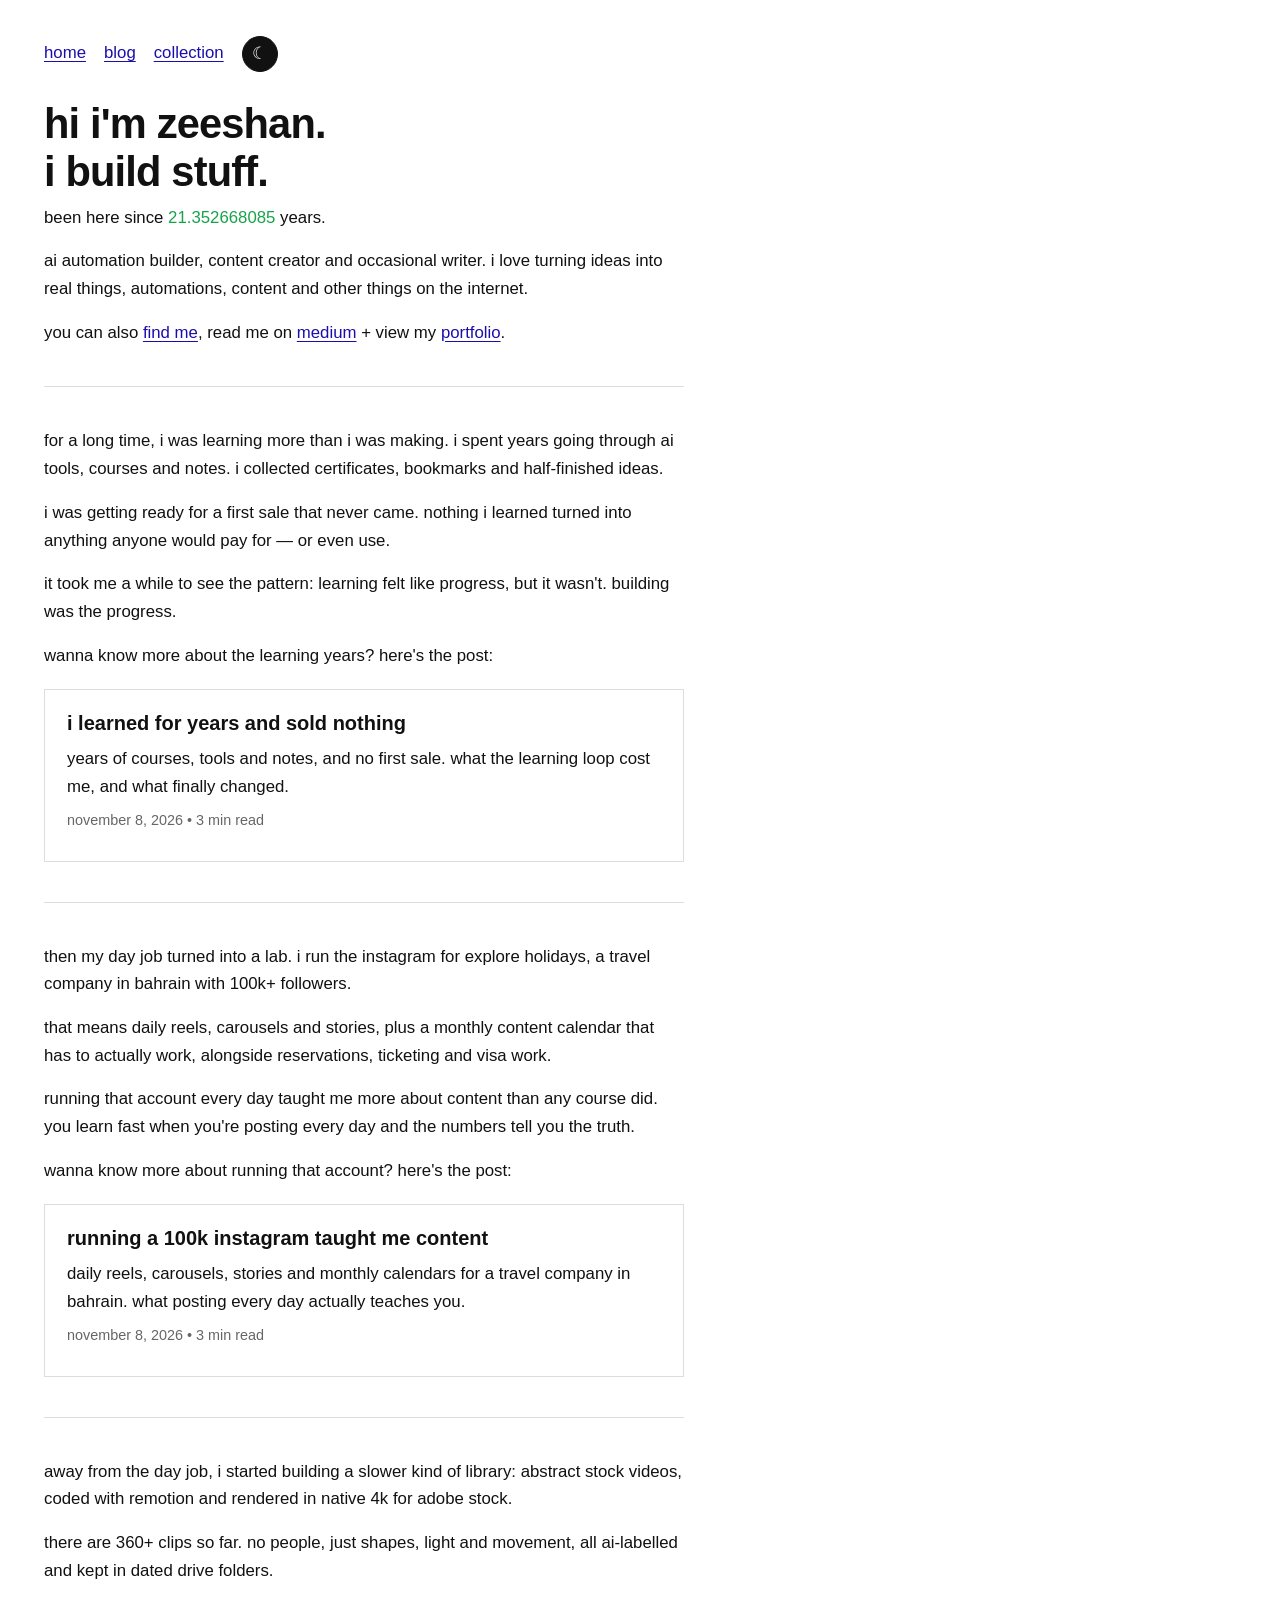
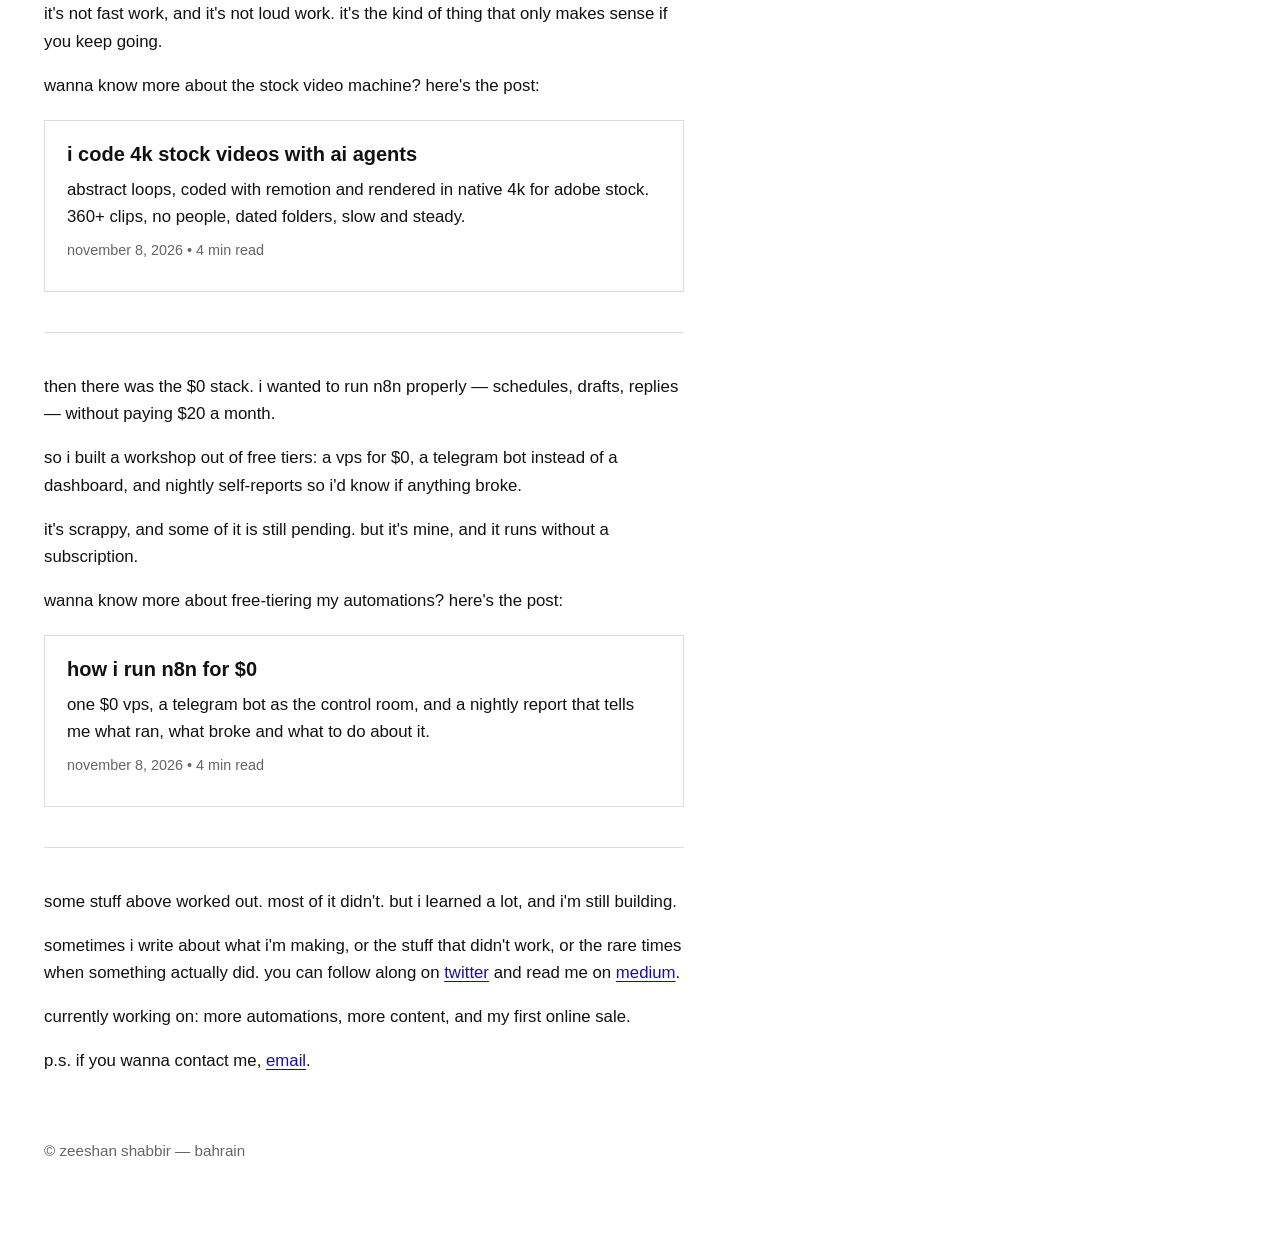
<file: index.html>
<!DOCTYPE html>
<html lang="en">
<head>
<meta charset="UTF-8">
<meta name="viewport" content="width=device-width, initial-scale=1.0">
<title>Zeeshan Shabbir</title>
<meta name="description" content=Zeeshan Shabbir — AI automation builder and content creator based in Bahrain. I build stuff: n8n automations, content systems, and 4K AI stock video.">
  <meta property="og:title" content="Zeeshan Shabbir">
  <meta property="og:description" content="Zeeshan Shabbir — AI automation builder and content creator based in Bahrain. I build stuff: n8n automations, content systems, and 4K AI stock video.">
  <meta property="og:type" content="website">
  <meta property="og:url" content="https://zeeshanshabbir.vercel.app/">
<link rel="icon" type="image/svg+xml" href="/favicon.svg">
  <link rel="icon" href="/favicon.ico" sizes="any">
  <link rel="icon" type="image/png" sizes="16x16" href="/favicon-16x16.png">
  <link rel="icon" type="image/png" sizes="32x32" href="/favicon-32x32.png">
  <link rel="icon" type="image/png" sizes="192x192" href="/android-chrome-192x192.png">
  <link rel="apple-touch-icon" href="/apple-touch-icon.png">
<link rel="stylesheet" href="/style.css">
<script src="/theme.js"></script>
</head>
<body>
<nav><a href="/">home</a><a href="/blog/">blog</a><a href="/collection/">collection</a><button id="theme-toggle" class="theme-toggle" type="button" aria-label="Switch to dark mode">&#9786;</button></nav>
<main>
<h1>hi i'm zeeshan.<br>i build stuff.</h1>
<p>been here since <span class="age" id="age">21.277</span> years.</p>
<p>ai automation builder, content creator and occasional writer. i love turning ideas into real things, automations, content and other things on the internet.</p>
<p>you can also <a href="https://x.com/mzeesx">find me</a>, read me on <a href="https://mzeesx.medium.com">medium</a> + view my <a href="/collection/">portfolio</a>.</p>
<hr>
<p>for a long time, i was learning more than i was making. i spent years going through ai tools, courses and notes. i collected certificates, bookmarks and half-finished ideas.</p>
<p>i was getting ready for a first sale that never came. nothing i learned turned into anything anyone would pay for — or even use.</p>
<p>it took me a while to see the pattern: learning felt like progress, but it wasn't. building was the progress.</p>
<p>wanna know more about the learning years? here's the post:</p>
<a class="card" href="/blog/i-learned-for-years-and-sold-nothing/">
<h2>i learned for years and sold nothing</h2>
<p>years of courses, tools and notes, and no first sale. what the learning loop cost me, and what finally changed.</p>
<p class="meta">november 8, 2026 &bull; 3 min read</p>
</a>
<hr>
<p>then my day job turned into a lab. i run the instagram for explore holidays, a travel company in bahrain with 100k+ followers.</p>
<p>that means daily reels, carousels and stories, plus a monthly content calendar that has to actually work, alongside reservations, ticketing and visa work.</p>
<p>running that account every day taught me more about content than any course did. you learn fast when you're posting every day and the numbers tell you the truth.</p>
<p>wanna know more about running that account? here's the post:</p>
<a class="card" href="/blog/running-a-100k-instagram-taught-me-content/">
<h2>running a 100k instagram taught me content</h2>
<p>daily reels, carousels, stories and monthly calendars for a travel company in bahrain. what posting every day actually teaches you.</p>
<p class="meta">november 8, 2026 &bull; 3 min read</p>
</a>
<hr>
<p>away from the day job, i started building a slower kind of library: abstract stock videos, coded with remotion and rendered in native 4k for adobe stock.</p>
<p>there are 360+ clips so far. no people, just shapes, light and movement, all ai-labelled and kept in dated drive folders.</p>
<p>it's not fast work, and it's not loud work. it's the kind of thing that only makes sense if you keep going.</p>
<p>wanna know more about the stock video machine? here's the post:</p>
<a class="card" href="/blog/i-code-4k-stock-videos-with-ai-agents/">
<h2>i code 4k stock videos with ai agents</h2>
<p>abstract loops, coded with remotion and rendered in native 4k for adobe stock. 360+ clips, no people, dated folders, slow and steady.</p>
<p class="meta">november 8, 2026 &bull; 4 min read</p>
</a>
<hr>
<p>then there was the $0 stack. i wanted to run n8n properly — schedules, drafts, replies — without paying $20 a month.</p>
<p>so i built a workshop out of free tiers: a vps for $0, a telegram bot instead of a dashboard, and nightly self-reports so i'd know if anything broke.</p>
<p>it's scrappy, and some of it is still pending. but it's mine, and it runs without a subscription.</p>
<p>wanna know more about free-tiering my automations? here's the post:</p>
<a class="card" href="/blog/how-i-run-n8n-for-0/">
<h2>how i run n8n for $0</h2>
<p>one $0 vps, a telegram bot as the control room, and a nightly report that tells me what ran, what broke and what to do about it.</p>
<p class="meta">november 8, 2026 &bull; 4 min read</p>
</a>
<hr>
<p>some stuff above worked out. most of it didn't. but i learned a lot, and i'm still building.</p>
<p>sometimes i write about what i'm making, or the stuff that didn't work, or the rare times when something actually did. you can follow along on <a href="https://x.com/mzeesx">twitter</a> and read me on <a href="https://mzeesx.medium.com">medium</a>.</p>
<p>currently working on: more automations, more content, and my first online sale.</p>
<p>p.s. if you wanna contact me, <a href="mailto:collabwithmzeesx@gmail.com">email</a>.</p>
<footer>&copy; zeeshan shabbir &mdash; bahrain</footer>
</main>
<script>
var birth=new Date('2005-07-29T00:00:00');
function tick(){var y=(Date.now()-birth.getTime())/(1000*60*60*24*365.2425);document.getElementById('age').textContent=y.toFixed(9);}
tick();setInterval(tick,100);
</script>
</body>
</html>
</file>
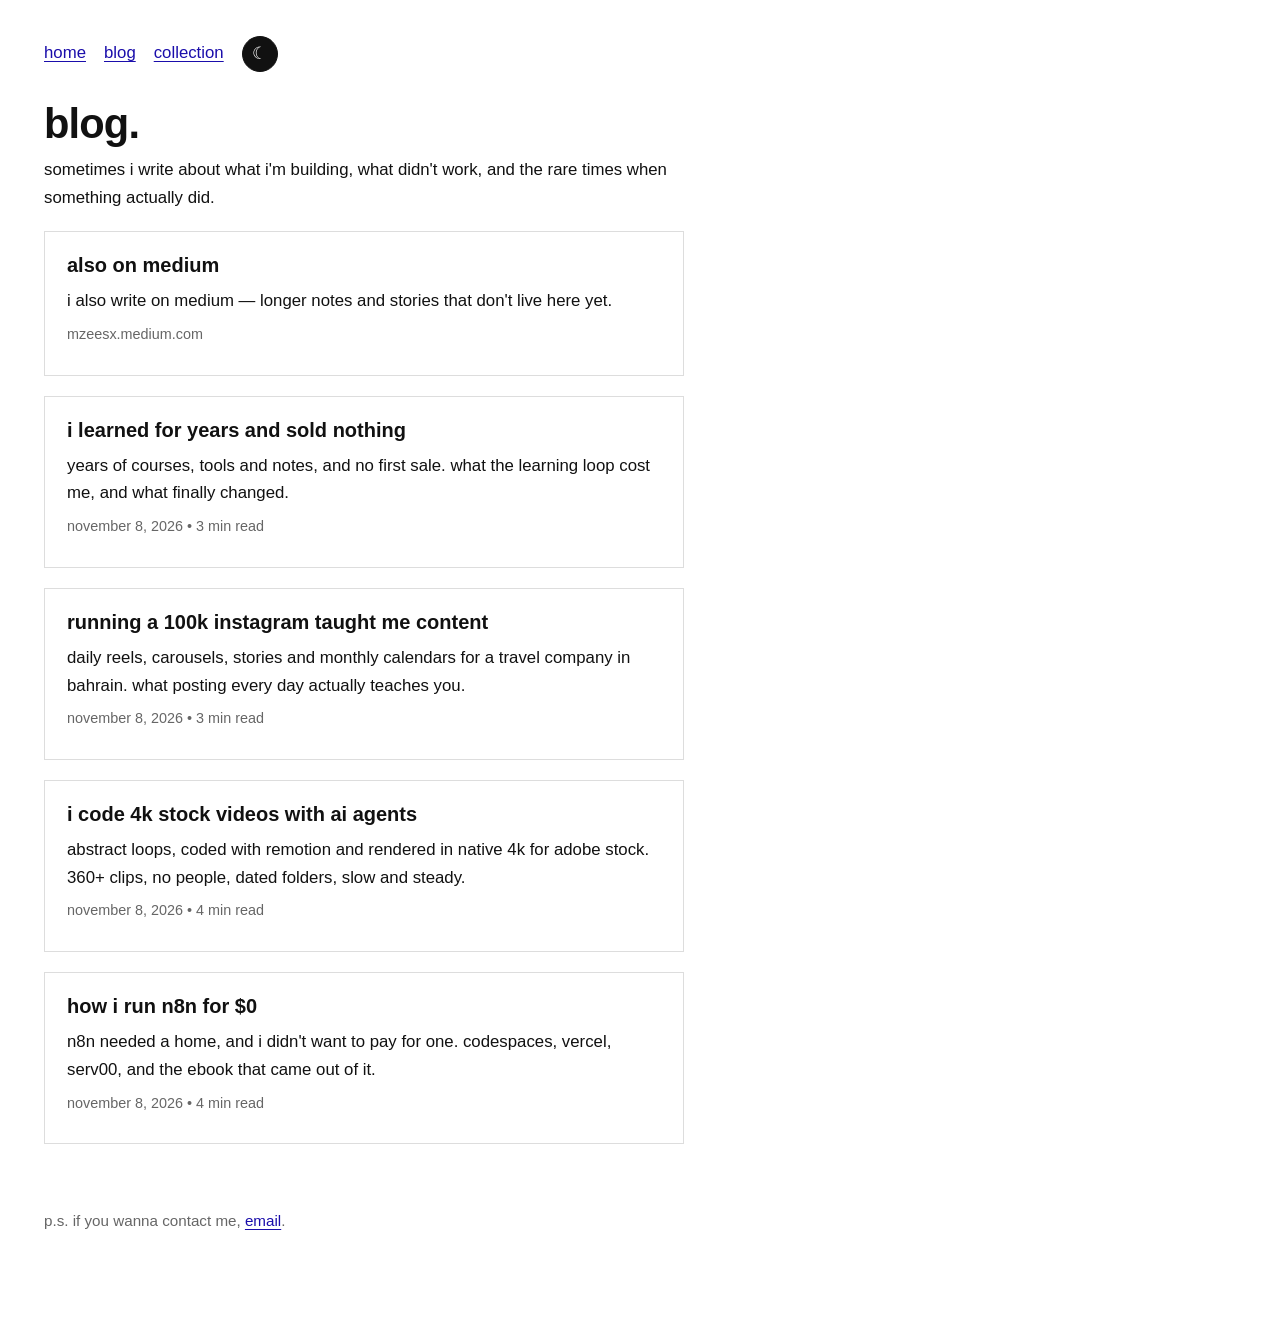
<file: blog/index.html>
<!DOCTYPE html>
<html lang="en">
<head>
<meta charset="utf-8">
<meta name="viewport" content="width=device-width, initial-scale=1">
<title>Zeeshan Shabbir — Blog</title>
  <link rel="icon" type="image/svg+xml" href="/favicon.svg">
  <link rel="icon" href="/favicon.ico" sizes="any">
  <link rel="icon" type="image/png" sizes="16x16" href="/favicon-16x16.png">
  <link rel="icon" type="image/png" sizes="32x32" href="/favicon-32x32.png">
  <link rel="icon" type="image/png" sizes="192x192" href="/android-chrome-192x192.png">
  <link rel="apple-touch-icon" href="/apple-touch-icon.png">
<meta name="description" content="Notes by Zeeshan Shabbir on learning, content, stock video and running n8n for $0.">
  <meta property="og:title" content="Zeeshan Shabbir — Blog">
  <meta property="og:description" content="Notes by Zeeshan Shabbir on learning, content, stock video and running n8n for $0.">
  <meta property="og:type" content="website">
  <meta property="og:url" content="https://zeeshanshabbir.vercel.app/blog/">
<link rel="stylesheet" href="/style.css">
<script src="/theme.js"></script>
</head>
<body>
<nav><a href="/">home</a><a href="/blog/">blog</a><a href="/collection/">collection</a><button id="theme-toggle" class="theme-toggle" type="button" aria-label="Switch to dark mode">&#9786;</button></nav>
<main>
<h1>blog.</h1>
<p>sometimes i write about what i'm building, what didn't work, and the rare times when something actually did.</p>
<a class="card" href="https://mzeesx.medium.com">
<h2>also on medium</h2>
<p>i also write on medium — longer notes and stories that don't live here yet.</p>
<p class="meta">mzeesx.medium.com</p>
</a>
<a class="card" href="/blog/i-learned-for-years-and-sold-nothing/">
<h2>i learned for years and sold nothing</h2>
<p>years of courses, tools and notes, and no first sale. what the learning loop cost me, and what finally changed.</p>
<p class="meta">november 8, 2026 &bull; 3 min read</p>
</a>
<a class="card" href="/blog/running-a-100k-instagram-taught-me-content/">
<h2>running a 100k instagram taught me content</h2>
<p>daily reels, carousels, stories and monthly calendars for a travel company in bahrain. what posting every day actually teaches you.</p>
<p class="meta">november 8, 2026 &bull; 3 min read</p>
</a>
<a class="card" href="/blog/i-code-4k-stock-videos-with-ai-agents/">
<h2>i code 4k stock videos with ai agents</h2>
<p>abstract loops, coded with remotion and rendered in native 4k for adobe stock. 360+ clips, no people, dated folders, slow and steady.</p>
<p class="meta">november 8, 2026 &bull; 4 min read</p>
</a>
<a class="card" href="/blog/how-i-run-n8n-for-0/">
<h2>how i run n8n for $0</h2>
<p>n8n needed a home, and i didn't want to pay for one. codespaces, vercel, serv00, and the ebook that came out of it.</p>
<p class="meta">november 8, 2026 &bull; 4 min read</p>
</a>
<footer>p.s. if you wanna contact me, <a href="mailto:collabwithmzeesx@gmail.com">email</a>.</footer>
</main>
</body>
</html>
</file>
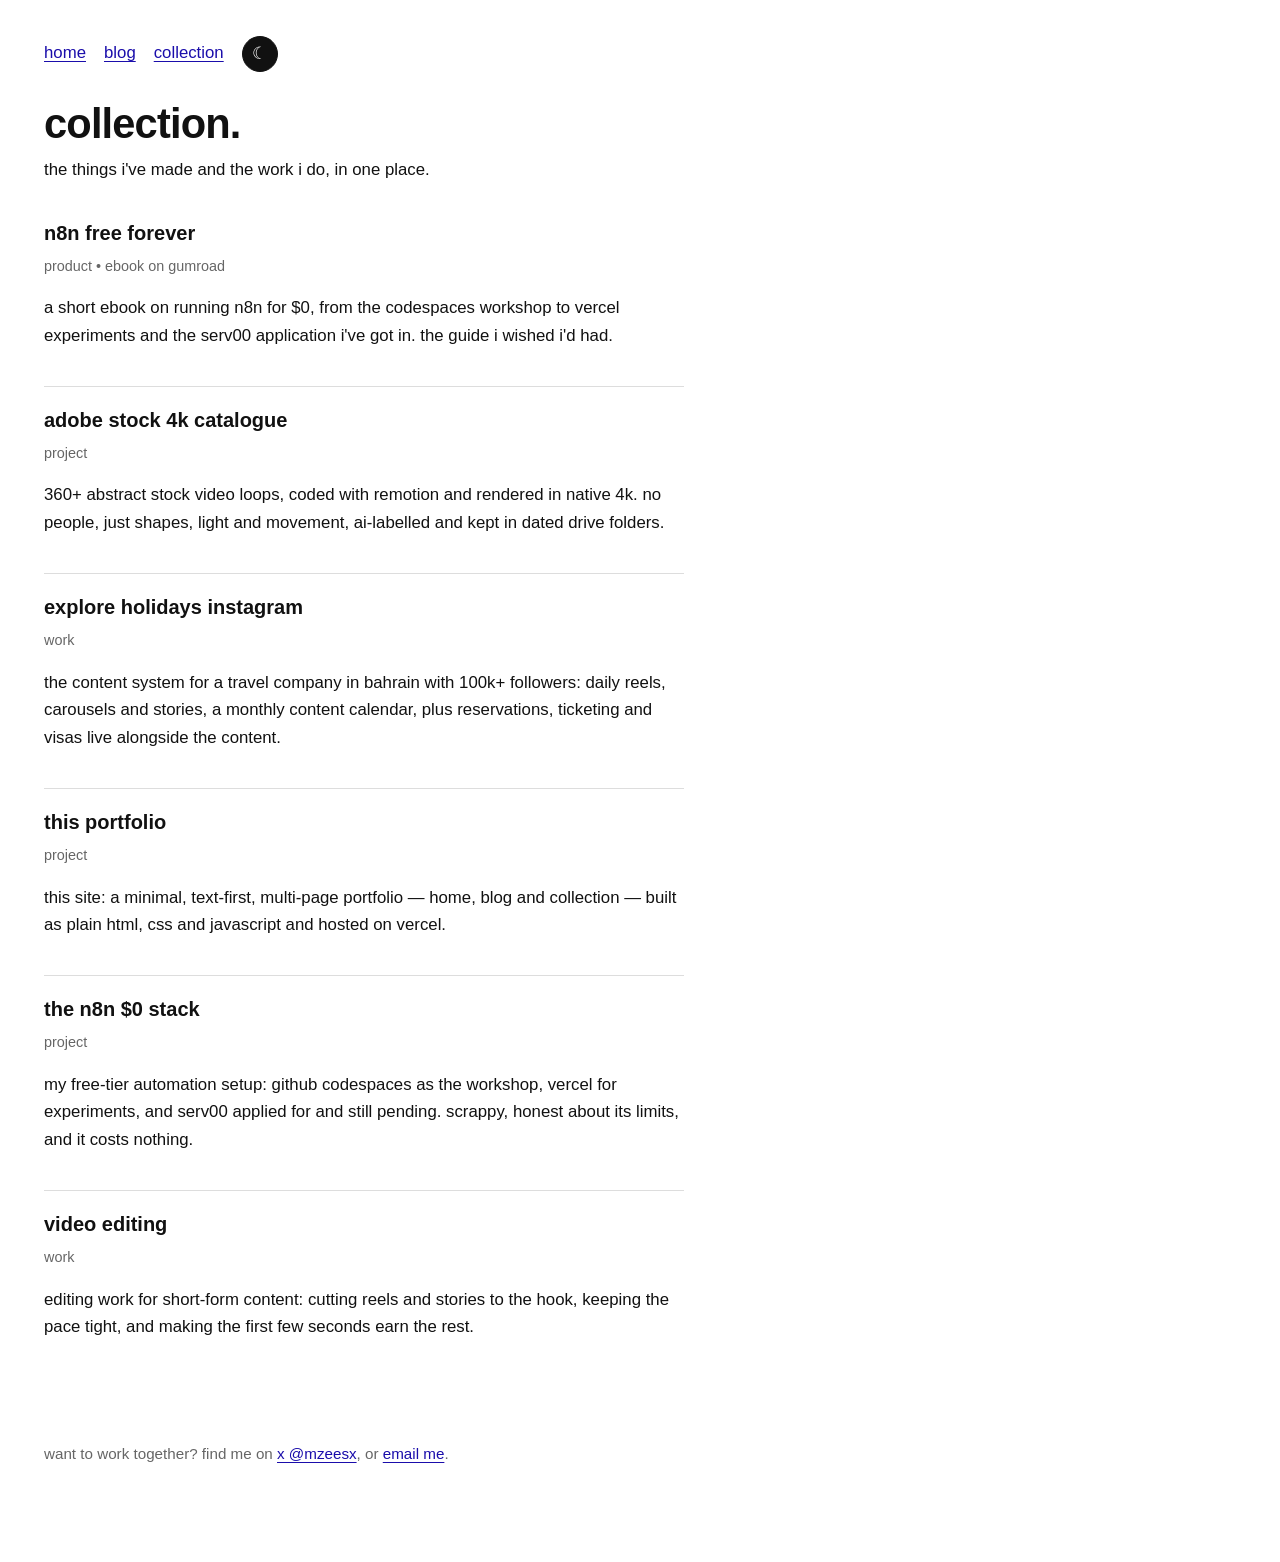
<file: collection/index.html>
<!DOCTYPE html>
<html lang="en">
<head>
<meta charset="utf-8">
<meta name="viewport" content="width=device-width, initial-scale=1">
<title>Zeeshan Shabbir — Collection</title>
  <link rel="icon" type="image/svg+xml" href="/favicon.svg">
  <link rel="icon" href="/favicon.ico" sizes="any">
  <link rel="icon" type="image/png" sizes="16x16" href="/favicon-16x16.png">
  <link rel="icon" type="image/png" sizes="32x32" href="/favicon-32x32.png">
  <link rel="icon" type="image/png" sizes="192x192" href="/android-chrome-192x192.png">
  <link rel="apple-touch-icon" href="/apple-touch-icon.png">
<meta name="description" content="The work of Zeeshan Shabbir: the n8n Free Forever ebook, a 4K stock video catalogue, the Explore Holidays Instagram system, and more.">
  <meta property="og:title" content="Zeeshan Shabbir — Collection">
  <meta property="og:description" content="The work of Zeeshan Shabbir: the n8n Free Forever ebook, a 4K stock video catalogue, the Explore Holidays Instagram system, and more.">
  <meta property="og:type" content="website">
  <meta property="og:url" content="https://zeeshanshabbir.vercel.app/collection/">
<link rel="stylesheet" href="/style.css">
<script src="/theme.js"></script>
</head>
<body>
<nav><a href="/">home</a><a href="/blog/">blog</a><a href="/collection/">collection</a><button id="theme-toggle" class="theme-toggle" type="button" aria-label="Switch to dark mode">&#9786;</button></nav>
<main>
<h1>collection.</h1>
<p>the things i've made and the work i do, in one place.</p>
<div class="item">
<h2>n8n free forever</h2>
<p class="tag">product &bull; ebook on gumroad</p>
<p>a short ebook on running n8n for $0, from the codespaces workshop to vercel experiments and the serv00 application i've got in. the guide i wished i'd had.</p>
</div>
<div class="item">
<h2>adobe stock 4k catalogue</h2>
<p class="tag">project</p>
<p>360+ abstract stock video loops, coded with remotion and rendered in native 4k. no people, just shapes, light and movement, ai-labelled and kept in dated drive folders.</p>
</div>
<div class="item">
<h2>explore holidays instagram</h2>
<p class="tag">work</p>
<p>the content system for a travel company in bahrain with 100k+ followers: daily reels, carousels and stories, a monthly content calendar, plus reservations, ticketing and visas live alongside the content.</p>
</div>
<div class="item">
<h2>this portfolio</h2>
<p class="tag">project</p>
<p>this site: a minimal, text-first, multi-page portfolio — home, blog and collection — built as plain html, css and javascript and hosted on vercel.</p>
</div>
<div class="item">
<h2>the n8n $0 stack</h2>
<p class="tag">project</p>
<p>my free-tier automation setup: github codespaces as the workshop, vercel for experiments, and serv00 applied for and still pending. scrappy, honest about its limits, and it costs nothing.</p>
</div>
<div class="item">
<h2>video editing</h2>
<p class="tag">work</p>
<p>editing work for short-form content: cutting reels and stories to the hook, keeping the pace tight, and making the first few seconds earn the rest.</p>
</div>
<footer>want to work together? find me on <a href="https://x.com/mzeesx">x @mzeesx</a>, or <a href="mailto:collabwithmzeesx@gmail.com">email me</a>.</footer>
</main>
</body>
</html>
</file>
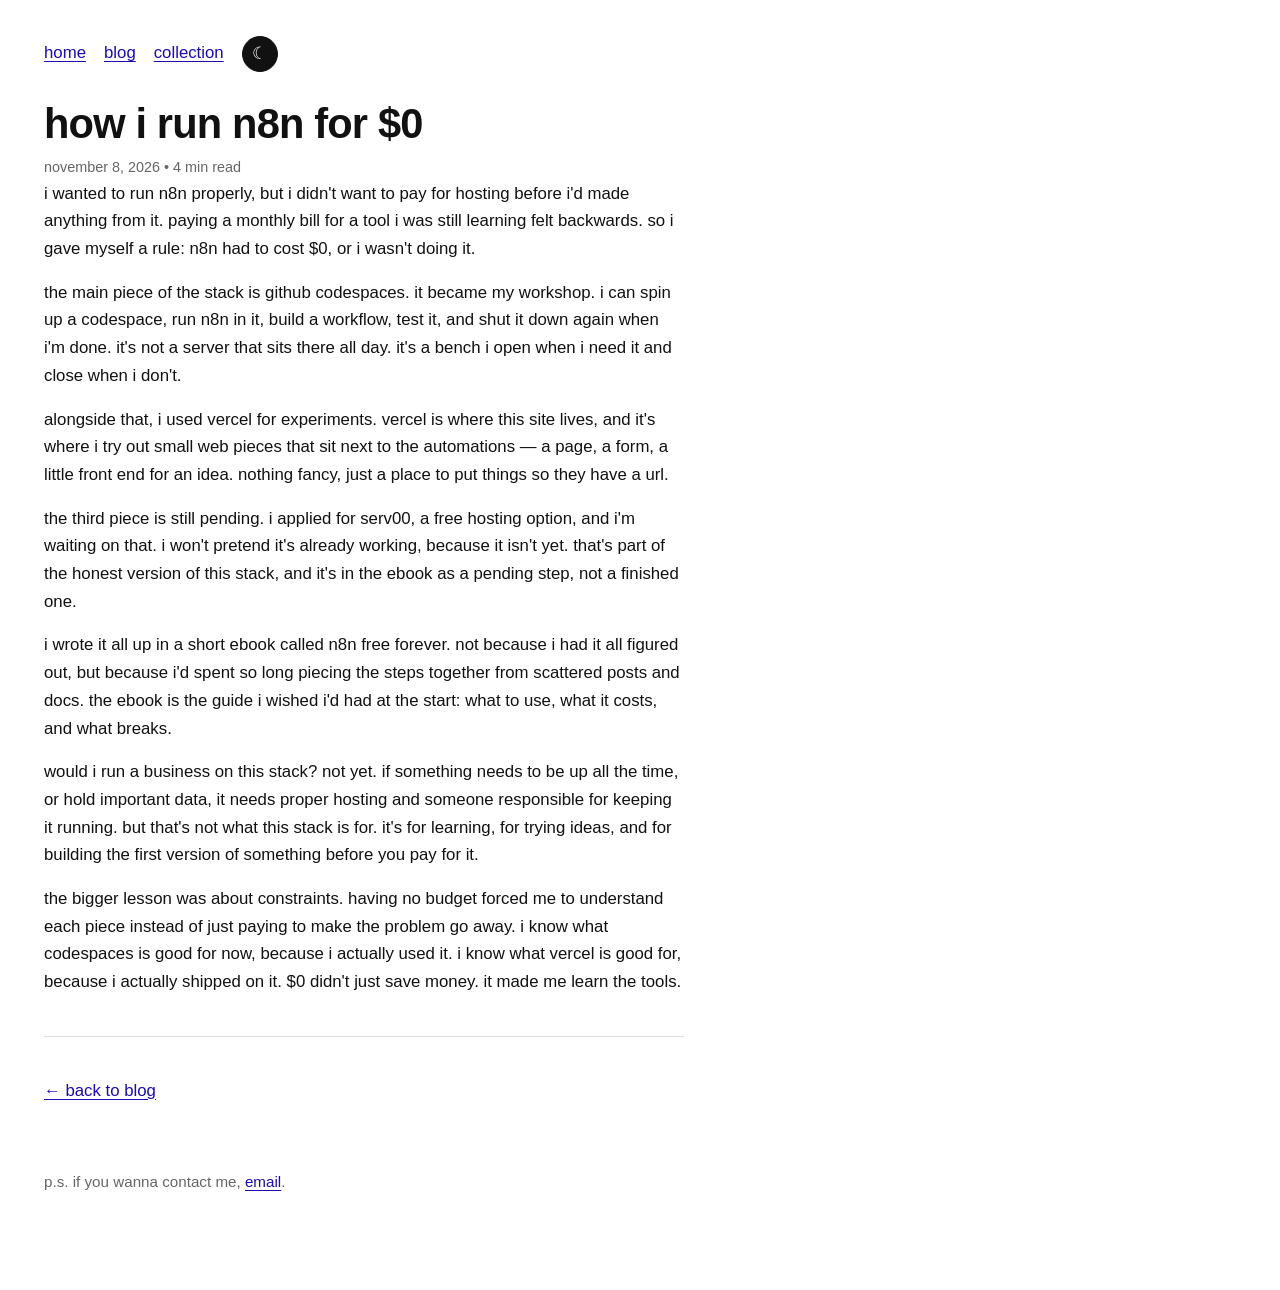
<file: blog/how-i-run-n8n-for-0/index.html>
<!DOCTYPE html>
<html lang="en">
<head>
<meta charset="utf-8">
<meta name="viewport" content="width=device-width, initial-scale=1">
<title>Zeeshan Shabbir — how i run n8n for $0</title>
  <link rel="icon" type="image/svg+xml" href="/favicon.svg">
  <link rel="icon" href="/favicon.ico" sizes="any">
  <link rel="icon" type="image/png" sizes="16x16" href="/favicon-16x16.png">
  <link rel="icon" type="image/png" sizes="32x32" href="/favicon-32x32.png">
  <link rel="icon" type="image/png" sizes="192x192" href="/android-chrome-192x192.png">
  <link rel="apple-touch-icon" href="/apple-touch-icon.png">
<meta name="description" content="n8n needed a home, and I didn't want to pay for one. Codespaces, Vercel, Serv00, and the ebook that came out of it.">
  <meta property="og:title" content="Zeeshan Shabbir — how i run n8n for $0">
  <meta property="og:description" content="n8n needed a home, and I didn't want to pay for one. Codespaces, Vercel, Serv00, and the ebook that came out of it.">
  <meta property="og:type" content="website">

  <meta property="og:url" content="https://zeeshanshabbir.vercel.app/blog/how-i-run-n8n-for-0/">
<link rel="stylesheet" href="/style.css">
<script src="/theme.js"></script>
</head>
<body>
<nav><a href="/">home</a><a href="/blog/">blog</a><a href="/collection/">collection</a><button id="theme-toggle" class="theme-toggle" type="button" aria-label="Switch to dark mode">&#9786;</button></nav>
<main>
<h1>how i run n8n for $0</h1>
<p class="meta">november 8, 2026 &bull; 4 min read</p>
<p>i wanted to run n8n properly, but i didn't want to pay for hosting before i'd made anything from it. paying a monthly bill for a tool i was still learning felt backwards. so i gave myself a rule: n8n had to cost $0, or i wasn't doing it.</p>
<p>the main piece of the stack is github codespaces. it became my workshop. i can spin up a codespace, run n8n in it, build a workflow, test it, and shut it down again when i'm done. it's not a server that sits there all day. it's a bench i open when i need it and close when i don't.</p>
<p>alongside that, i used vercel for experiments. vercel is where this site lives, and it's where i try out small web pieces that sit next to the automations — a page, a form, a little front end for an idea. nothing fancy, just a place to put things so they have a url.</p>
<p>the third piece is still pending. i applied for serv00, a free hosting option, and i'm waiting on that. i won't pretend it's already working, because it isn't yet. that's part of the honest version of this stack, and it's in the ebook as a pending step, not a finished one.</p>
<p>i wrote it all up in a short ebook called n8n free forever. not because i had it all figured out, but because i'd spent so long piecing the steps together from scattered posts and docs. the ebook is the guide i wished i'd had at the start: what to use, what it costs, and what breaks.</p>
<p>would i run a business on this stack? not yet. if something needs to be up all the time, or hold important data, it needs proper hosting and someone responsible for keeping it running. but that's not what this stack is for. it's for learning, for trying ideas, and for building the first version of something before you pay for it.</p>
<p>the bigger lesson was about constraints. having no budget forced me to understand each piece instead of just paying to make the problem go away. i know what codespaces is good for now, because i actually used it. i know what vercel is good for, because i actually shipped on it. $0 didn't just save money. it made me learn the tools.</p>
<hr>
<p><a href="/blog/">&larr; back to blog</a></p>
<footer>p.s. if you wanna contact me, <a href="mailto:collabwithmzeesx@gmail.com">email</a>.</footer>
</main>
</body>
</html>
</file>
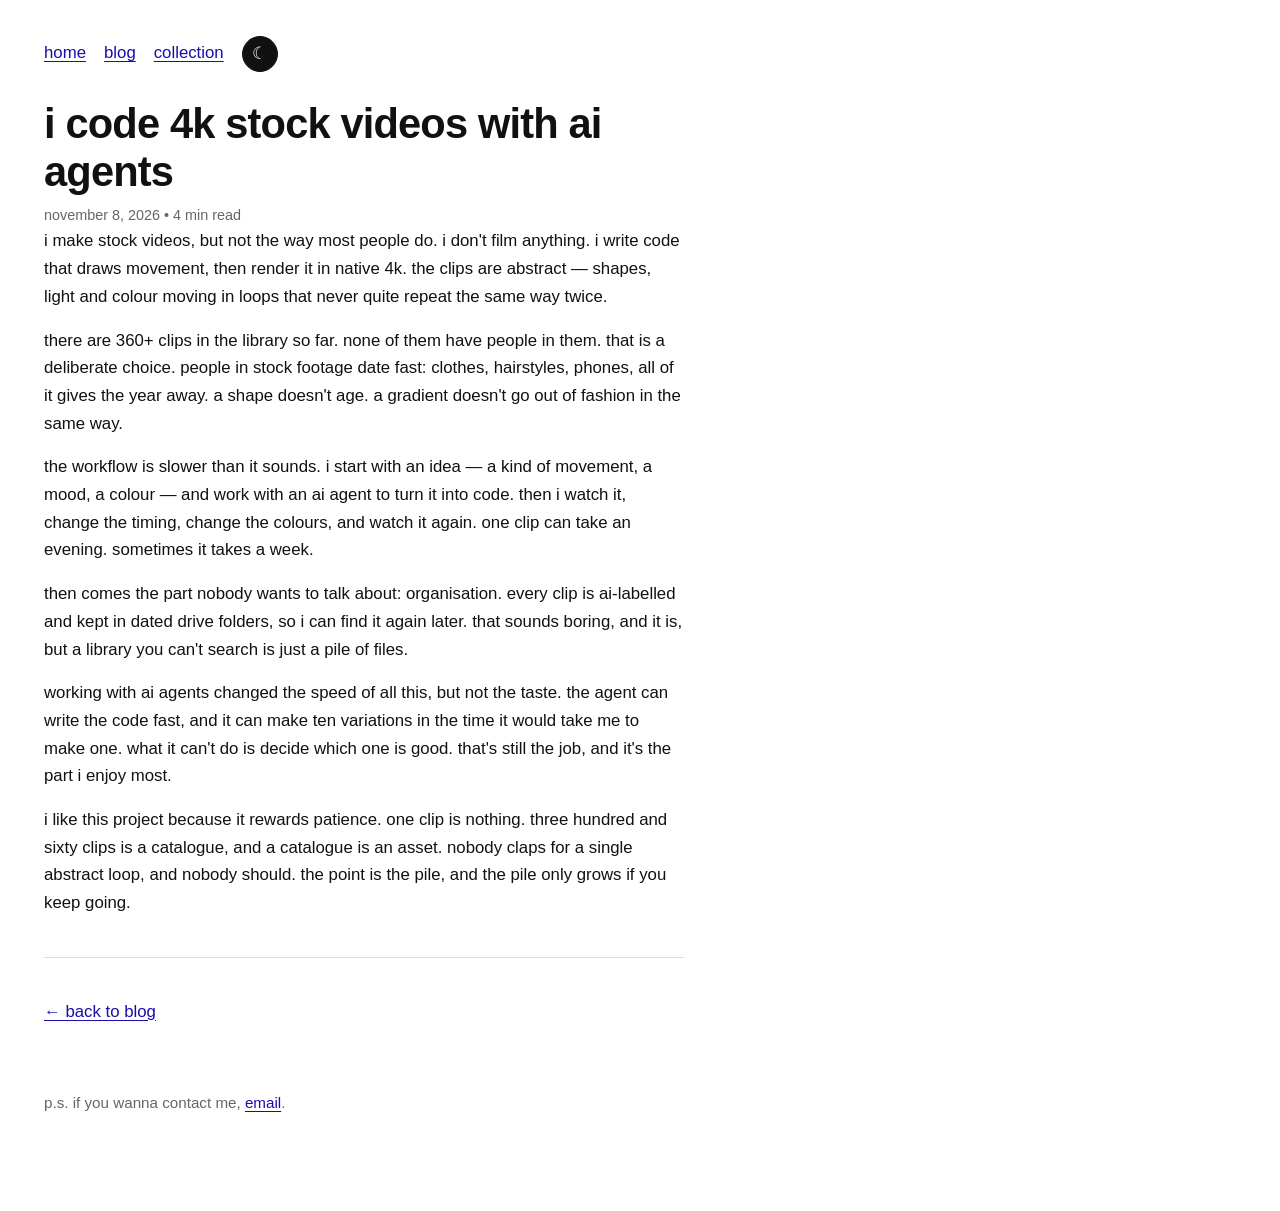
<file: blog/i-code-4k-stock-videos-with-ai-agents/index.html>
<!DOCTYPE html>
<html lang="en">
<head>
<meta charset="utf-8">
<meta name="viewport" content="width=device-width, initial-scale=1">
<title>Zeeshan Shabbir — i code 4k stock videos with ai agents</title>
  <link rel="icon" type="image/svg+xml" href="/favicon.svg">
  <link rel="icon" href="/favicon.ico" sizes="any">
  <link rel="icon" type="image/png" sizes="16x16" href="/favicon-16x16.png">
  <link rel="icon" type="image/png" sizes="32x32" href="/favicon-32x32.png">
  <link rel="icon" type="image/png" sizes="192x192" href="/android-chrome-192x192.png">
  <link rel="apple-touch-icon" href="/apple-touch-icon.png">
<meta name="description" content="Abstract loops, coded with Remotion and rendered in native 4K for Adobe Stock. 360+ clips, no people, dated folders, slow and steady.">
  <meta property="og:title" content="Zeeshan Shabbir — i code 4k stock videos with ai agents">
  <meta property="og:description" content="Abstract loops, coded with Remotion and rendered in native 4K for Adobe Stock. 360+ clips, no people, dated folders, slow and steady.">
  <meta property="og:type" content="website">
  <meta property="og:url" content="https://zeeshanshabbir.vercel.app/blog/i-code-4k-stock-videos-with-ai-agents/">
<link rel="stylesheet" href="/style.css">
<script src="/theme.js"></script>
</head>
<body>
<nav><a href="/">home</a><a href="/blog/">blog</a><a href="/collection/">collection</a><button id="theme-toggle" class="theme-toggle" type="button" aria-label="Switch to dark mode">&#9786;</button></nav>
<main>
<h1>i code 4k stock videos with ai agents</h1>
<p class="meta">november 8, 2026 &bull; 4 min read</p>
<p>i make stock videos, but not the way most people do. i don't film anything. i write code that draws movement, then render it in native 4k. the clips are abstract — shapes, light and colour moving in loops that never quite repeat the same way twice.</p>
<p>there are 360+ clips in the library so far. none of them have people in them. that is a deliberate choice. people in stock footage date fast: clothes, hairstyles, phones, all of it gives the year away. a shape doesn't age. a gradient doesn't go out of fashion in the same way.</p>
<p>the workflow is slower than it sounds. i start with an idea — a kind of movement, a mood, a colour — and work with an ai agent to turn it into code. then i watch it, change the timing, change the colours, and watch it again. one clip can take an evening. sometimes it takes a week.</p>
<p>then comes the part nobody wants to talk about: organisation. every clip is ai-labelled and kept in dated drive folders, so i can find it again later. that sounds boring, and it is, but a library you can't search is just a pile of files.</p>
<p>working with ai agents changed the speed of all this, but not the taste. the agent can write the code fast, and it can make ten variations in the time it would take me to make one. what it can't do is decide which one is good. that's still the job, and it's the part i enjoy most.</p>
<p>i like this project because it rewards patience. one clip is nothing. three hundred and sixty clips is a catalogue, and a catalogue is an asset. nobody claps for a single abstract loop, and nobody should. the point is the pile, and the pile only grows if you keep going.</p>
<hr>
<p><a href="/blog/">&larr; back to blog</a></p>
<footer>p.s. if you wanna contact me, <a href="mailto:collabwithmzeesx@gmail.com">email</a>.</footer>
</main>
</body>
</html>
</file>
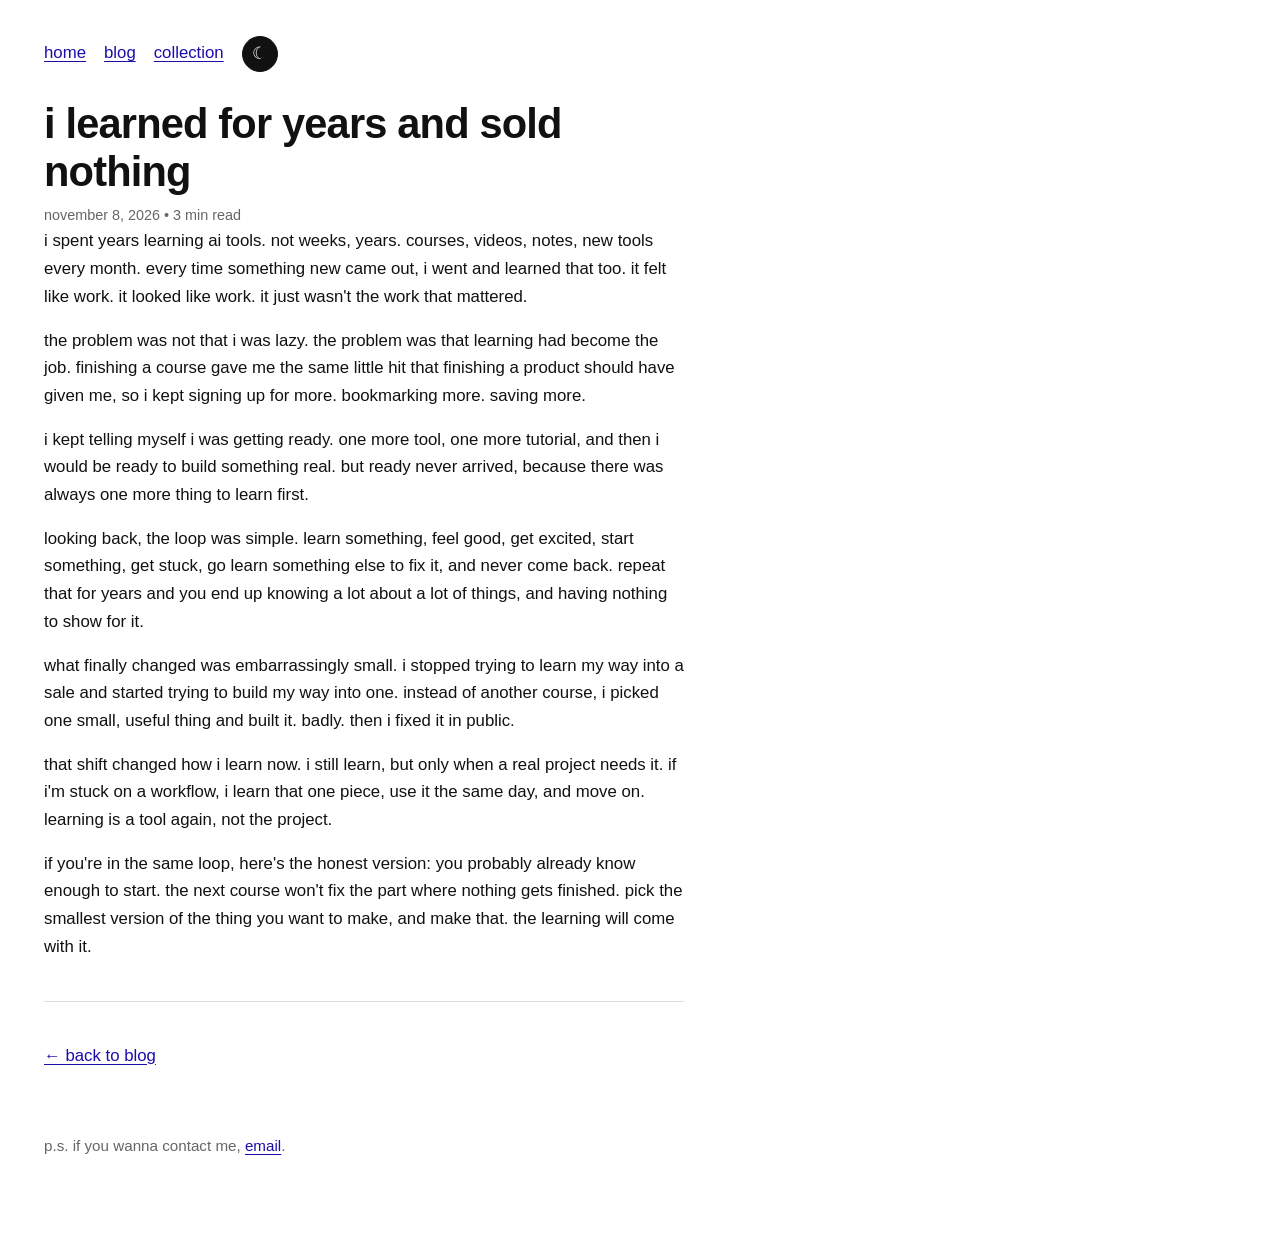
<file: blog/i-learned-for-years-and-sold-nothing/index.html>
<!DOCTYPE html>
<html lang="en">
<head>
<meta charset="utf-8">
<meta name="viewport" content="width=device-width, initial-scale=1">
<title>Zeeshan Shabbir — i learned for years and sold nothing</title>
  <link rel="icon" type="image/svg+xml" href="/favicon.svg">
  <link rel="icon" href="/favicon.ico" sizes="any">
  <link rel="icon" type="image/png" sizes="16x16" href="/favicon-16x16.png">
  <link rel="icon" type="image/png" sizes="32x32" href="/favicon-32x32.png">
  <link rel="icon" type="image/png" sizes="192x192" href="/android-chrome-192x192.png">
  <link rel="apple-touch-icon" href="/apple-touch-icon.png">
<meta name="description" content="Years of courses, tools and notes, and no first sale. What the learning loop cost me, and what finally changed.">
  <meta property="og:title" content="Zeeshan Shabbir — i learned for years and sold nothing">
  <meta property="og:description" content="Years of courses, tools and notes, and no first sale. What the learning loop cost me, and what finally changed.">
  <meta property="og:type" content="website">
  <meta property="og:url" content="https://zeeshanshabbir.vercel.app/blog/i-learned-for-years-and-sold-nothing/">
<link rel="stylesheet" href="/style.css">
<script src="/theme.js"></script>
</head>
<body>
<nav><a href="/">home</a><a href="/blog/">blog</a><a href="/collection/">collection</a><button id="theme-toggle" class="theme-toggle" type="button" aria-label="Switch to dark mode">&#9786;</button></nav>
<main>
<h1>i learned for years and sold nothing</h1>
<p class="meta">november 8, 2026 &bull; 3 min read</p>
<p>i spent years learning ai tools. not weeks, years. courses, videos, notes, new tools every month. every time something new came out, i went and learned that too. it felt like work. it looked like work. it just wasn't the work that mattered.</p>
<p>the problem was not that i was lazy. the problem was that learning had become the job. finishing a course gave me the same little hit that finishing a product should have given me, so i kept signing up for more. bookmarking more. saving more.</p>
<p>i kept telling myself i was getting ready. one more tool, one more tutorial, and then i would be ready to build something real. but ready never arrived, because there was always one more thing to learn first.</p>
<p>looking back, the loop was simple. learn something, feel good, get excited, start something, get stuck, go learn something else to fix it, and never come back. repeat that for years and you end up knowing a lot about a lot of things, and having nothing to show for it.</p>
<p>what finally changed was embarrassingly small. i stopped trying to learn my way into a sale and started trying to build my way into one. instead of another course, i picked one small, useful thing and built it. badly. then i fixed it in public.</p>
<p>that shift changed how i learn now. i still learn, but only when a real project needs it. if i'm stuck on a workflow, i learn that one piece, use it the same day, and move on. learning is a tool again, not the project.</p>
<p>if you're in the same loop, here's the honest version: you probably already know enough to start. the next course won't fix the part where nothing gets finished. pick the smallest version of the thing you want to make, and make that. the learning will come with it.</p>
<hr>
<p><a href="/blog/">&larr; back to blog</a></p>
<footer>p.s. if you wanna contact me, <a href="mailto:collabwithmzeesx@gmail.com">email</a>.</footer>
</main>
</body>
</html>
</file>
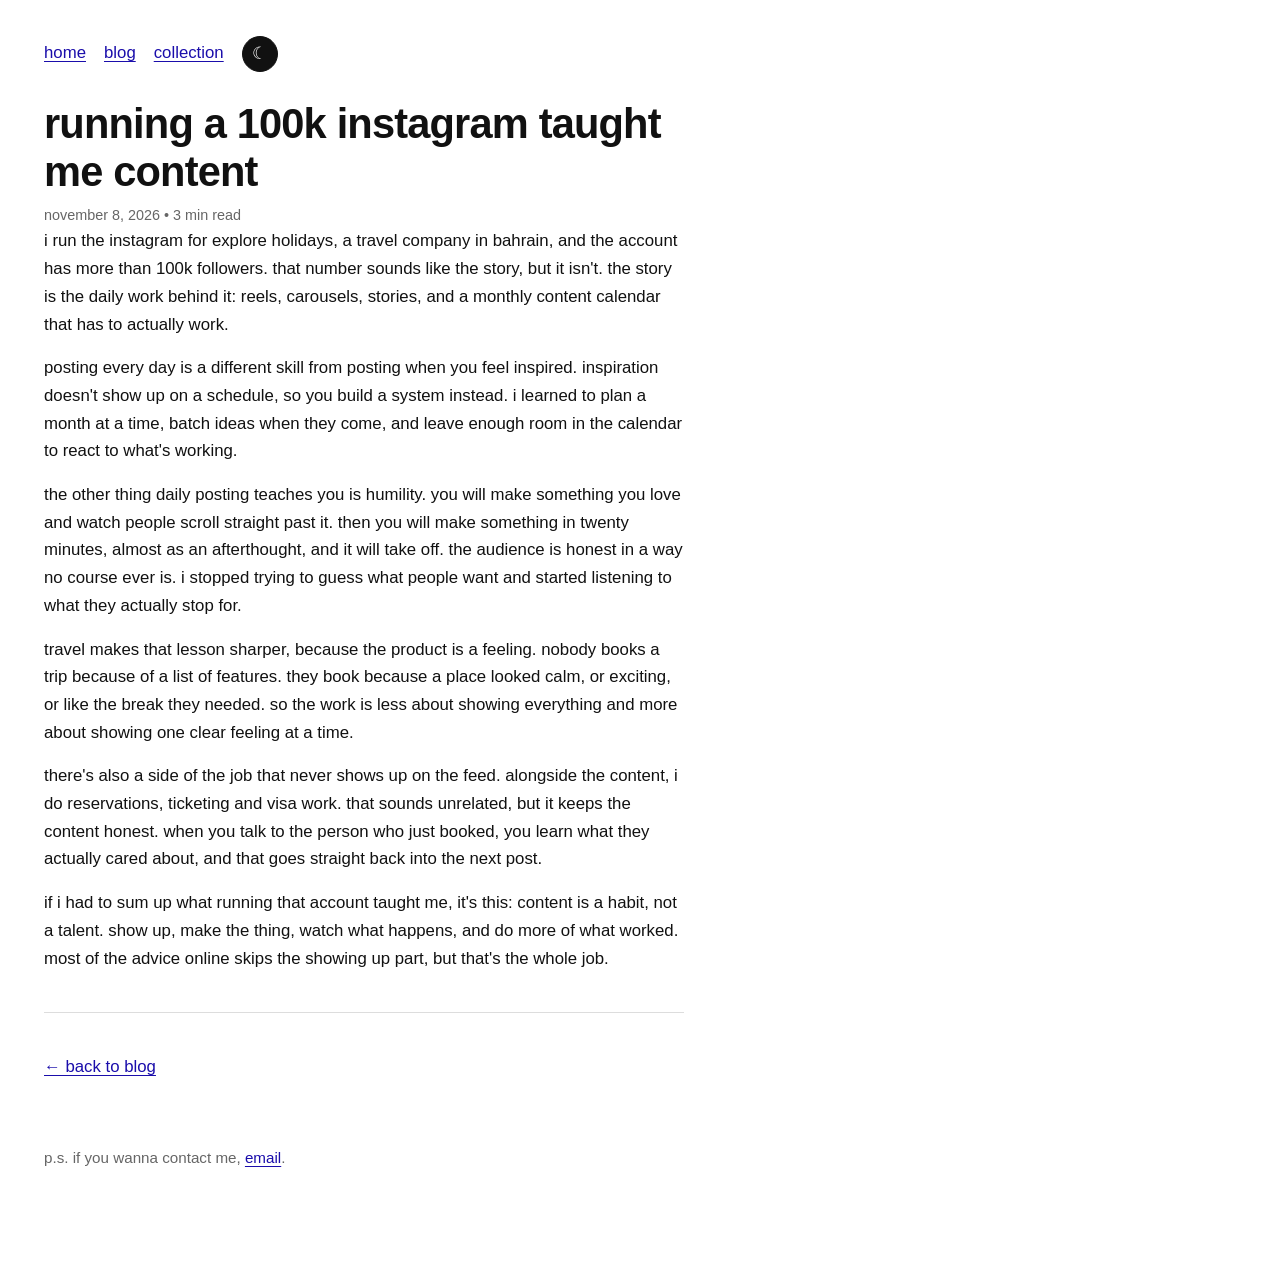
<file: blog/running-a-100k-instagram-taught-me-content/index.html>
<!DOCTYPE html>
<html lang="en">
<head>
<meta charset="utf-8">
<meta name="viewport" content="width=device-width, initial-scale=1">
<title>Zeeshan Shabbir — running a 100k instagram taught me content</title>
  <link rel="icon" type="image/svg+xml" href="/favicon.svg">
  <link rel="icon" href="/favicon.ico" sizes="any">
  <link rel="icon" type="image/png" sizes="16x16" href="/favicon-16x16.png">
  <link rel="icon" type="image/png" sizes="32x32" href="/favicon-32x32.png">
  <link rel="icon" type="image/png" sizes="192x192" href="/android-chrome-192x192.png">
  <link rel="apple-touch-icon" href="/apple-touch-icon.png">
<meta name="description" content="Daily reels, carousels, stories and monthly calendars for a travel company in Bahrain. What posting every day actually teaches you.">
  <meta property="og:title" content="Zeeshan Shabbir — running a 100k instagram taught me content">
  <meta property="og:description" content="Daily reels, carousels, stories and monthly calendars for a travel company in Bahrain. What posting every day actually teaches you.">
  <meta property="og:type" content="website">
  <meta property="og:url" content="https://zeeshanshabbir.vercel.app/blog/running-a-100k-instagram-taught-me-content/">
<link rel="stylesheet" href="/style.css">
<script src="/theme.js"></script>
</head>
<body>
<nav><a href="/">home</a><a href="/blog/">blog</a><a href="/collection/">collection</a><button id="theme-toggle" class="theme-toggle" type="button" aria-label="Switch to dark mode">&#9786;</button></nav>
<main>
<h1>running a 100k instagram taught me content</h1>
<p class="meta">november 8, 2026 &bull; 3 min read</p>
<p>i run the instagram for explore holidays, a travel company in bahrain, and the account has more than 100k followers. that number sounds like the story, but it isn't. the story is the daily work behind it: reels, carousels, stories, and a monthly content calendar that has to actually work.</p>
<p>posting every day is a different skill from posting when you feel inspired. inspiration doesn't show up on a schedule, so you build a system instead. i learned to plan a month at a time, batch ideas when they come, and leave enough room in the calendar to react to what's working.</p>
<p>the other thing daily posting teaches you is humility. you will make something you love and watch people scroll straight past it. then you will make something in twenty minutes, almost as an afterthought, and it will take off. the audience is honest in a way no course ever is. i stopped trying to guess what people want and started listening to what they actually stop for.</p>
<p>travel makes that lesson sharper, because the product is a feeling. nobody books a trip because of a list of features. they book because a place looked calm, or exciting, or like the break they needed. so the work is less about showing everything and more about showing one clear feeling at a time.</p>
<p>there's also a side of the job that never shows up on the feed. alongside the content, i do reservations, ticketing and visa work. that sounds unrelated, but it keeps the content honest. when you talk to the person who just booked, you learn what they actually cared about, and that goes straight back into the next post.</p>
<p>if i had to sum up what running that account taught me, it's this: content is a habit, not a talent. show up, make the thing, watch what happens, and do more of what worked. most of the advice online skips the showing up part, but that's the whole job.</p>
<hr>
<p><a href="/blog/">&larr; back to blog</a></p>
<footer>p.s. if you wanna contact me, <a href="mailto:collabwithmzeesx@gmail.com">email</a>.</footer>
</main>
</body>
</html>
</file>
<file: style.css>
/* Shared styles — light by default, dark via prefers-color-scheme or the manual toggle (theme.js). */
:root {
  color-scheme: light;
  --bg: #fff;
  --text: #111;
  --link: #1a0dab;
  --link-hover: #555;
  --muted: #666;
  --border: #ddd;
  --card-hover-border: #999;
  --age: #16a34a;
  --toggle-bg: #111;
  --toggle-text: #fff;
  --toggle-border: #111;
  --toggle-hover-bg: #333;
}
@media (prefers-color-scheme: dark) {
  :root {
    color-scheme: dark;
    --bg: #0a0a0a;
    --text: #ededed;
    --link: #8ab4f8;
    --link-hover: #d0d0d0;
    --muted: #a8a8a8;
    --border: #2e2e2e;
    --card-hover-border: #777;
    --age: #4ade80;
    --toggle-bg: #f2f2f2;
    --toggle-text: #111;
    --toggle-border: #f2f2f2;
    --toggle-hover-bg: #fff;
  }
}
/* A saved choice (data-theme, set by theme.js) wins over the system preference. */
:root[data-theme="light"] {
  color-scheme: light;
  --bg: #fff;
  --text: #111;
  --link: #1a0dab;
  --link-hover: #555;
  --muted: #666;
  --border: #ddd;
  --card-hover-border: #999;
  --age: #16a34a;
  --toggle-bg: #111;
  --toggle-text: #fff;
  --toggle-border: #111;
  --toggle-hover-bg: #333;
}
:root[data-theme="dark"] {
  color-scheme: dark;
  --bg: #0a0a0a;
  --text: #ededed;
  --link: #8ab4f8;
  --link-hover: #d0d0d0;
  --muted: #a8a8a8;
  --border: #2e2e2e;
  --card-hover-border: #777;
  --age: #4ade80;
  --toggle-bg: #f2f2f2;
  --toggle-text: #111;
  --toggle-border: #f2f2f2;
  --toggle-hover-bg: #fff;
}
body{margin:0;background:var(--bg);color:var(--text);font-family:-apple-system,BlinkMacSystemFont,"Segoe UI",Helvetica,Arial,sans-serif;line-height:1.65;}
nav{max-width:640px;padding:36px 24px 0 44px;font-size:1.05rem;}
nav a{color:var(--link);margin-right:18px;}
main{max-width:640px;padding:28px 24px 96px 44px;}
h1{font-size:2.6rem;line-height:1.15;margin:0 0 8px;letter-spacing:-0.02em;}
h2{font-size:1.25rem;margin:0 0 8px;line-height:1.35;}
p{margin:0 0 16px;font-size:1.05rem;}
a{color:var(--link);text-underline-offset:3px;}
a:hover{color:var(--link-hover);}
.age{color:var(--age);}
hr{border:none;border-top:1px solid var(--border);margin:40px 0;}
.card{display:block;border:1px solid var(--border);padding:20px 22px;margin:20px 0 8px;color:var(--text);text-decoration:none;}
.card:hover{border-color:var(--card-hover-border);}
.card h2{margin:0 0 8px;}
.card p{margin:0 0 8px;}
.meta{color:var(--muted);font-size:0.9rem;margin:0;}
.item{border-top:1px solid var(--border);padding:20px 0;}
.item:first-of-type{border-top:none;}
.tag{color:var(--muted);font-size:0.9rem;}
footer{margin-top:64px;color:var(--muted);font-size:0.95rem;}
/* Theme toggle: a round, filled button that is dark in light mode and light in dark mode, so it stays clearly visible in both. It always shows the opposite-mode icon: moon in light mode, sun in dark mode. */
.theme-toggle{display:inline-flex;align-items:center;justify-content:center;width:36px;height:36px;padding:0;border:1px solid var(--toggle-border);border-radius:999px;background:var(--toggle-bg);color:var(--toggle-text);font-size:1.05rem;line-height:1;cursor:pointer;vertical-align:middle;transition:background-color .15s ease,color .15s ease,transform .1s ease;}
.theme-toggle:hover{background:var(--toggle-hover-bg);}
.theme-toggle:focus-visible{outline:2px solid var(--link);outline-offset:2px;}
.theme-toggle:active{transform:scale(.95);}
@media(max-width:640px){nav,main{padding-left:24px;}}
</file>
